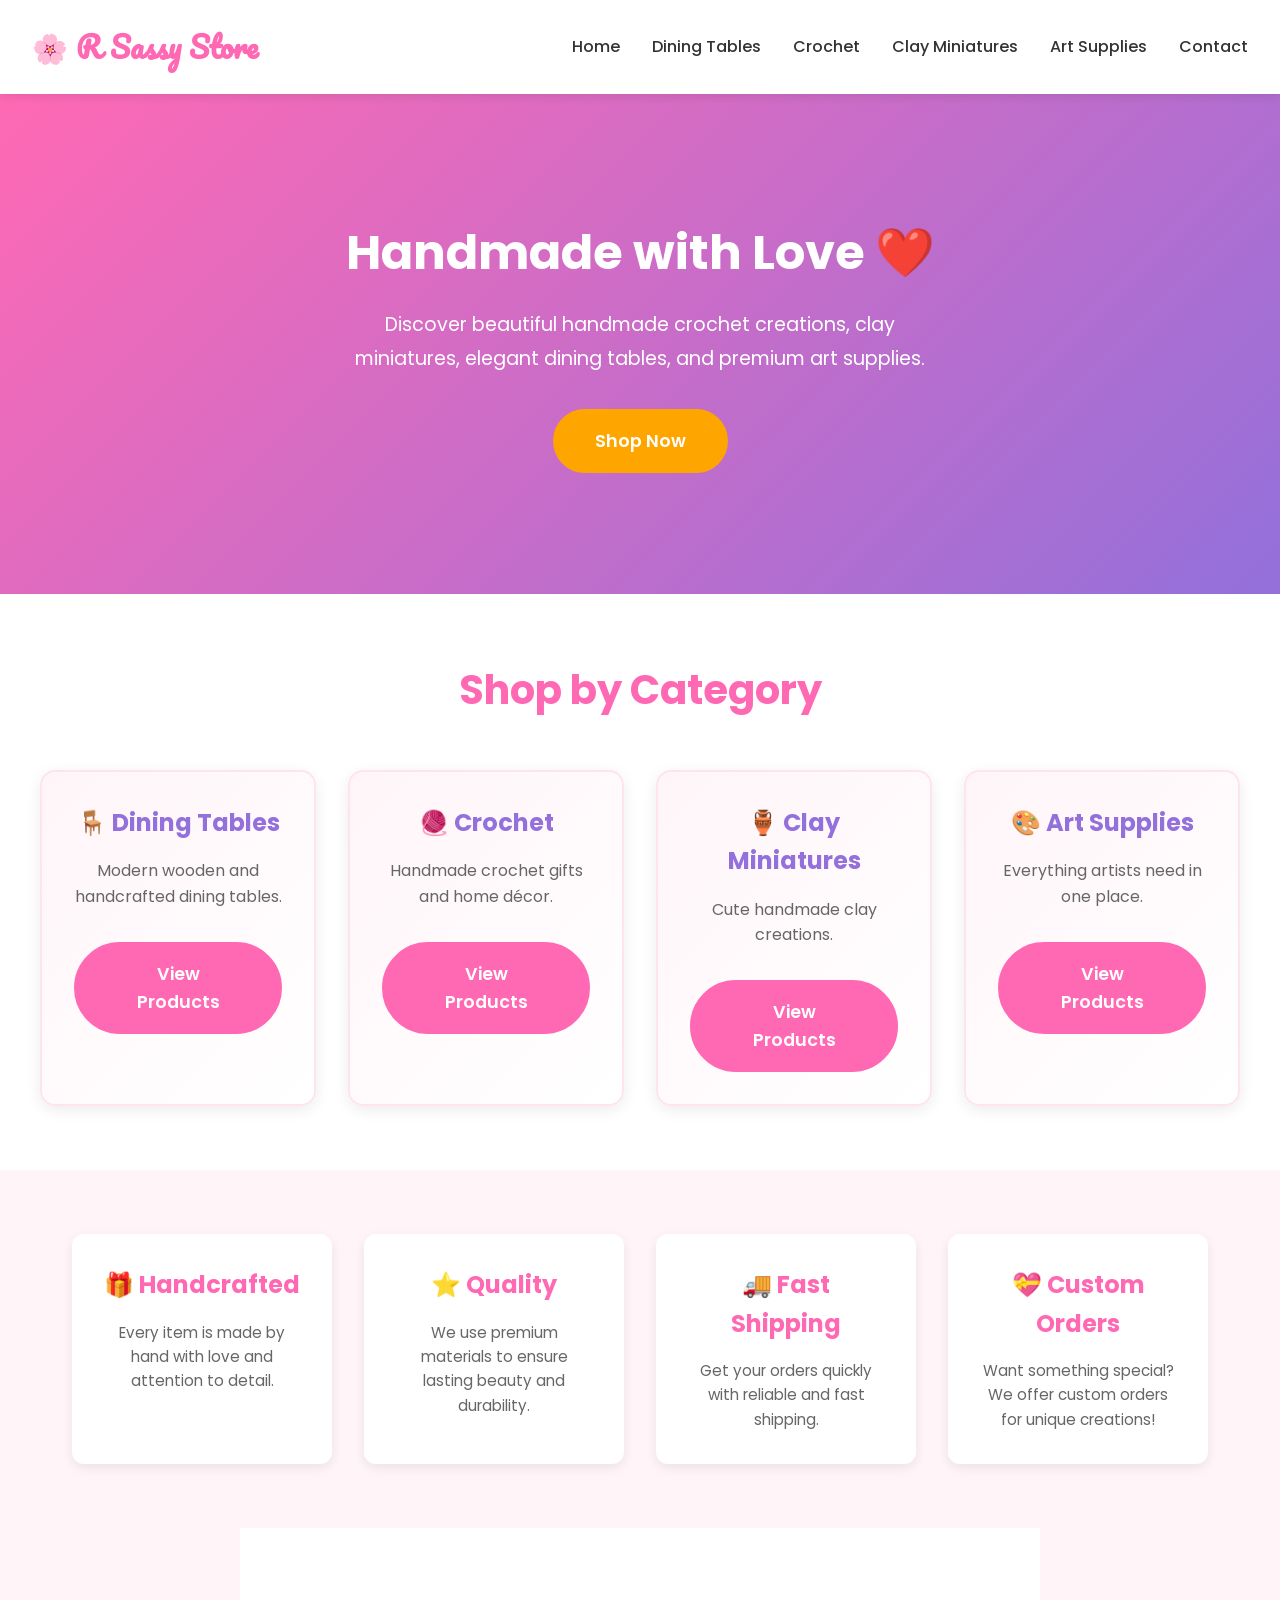
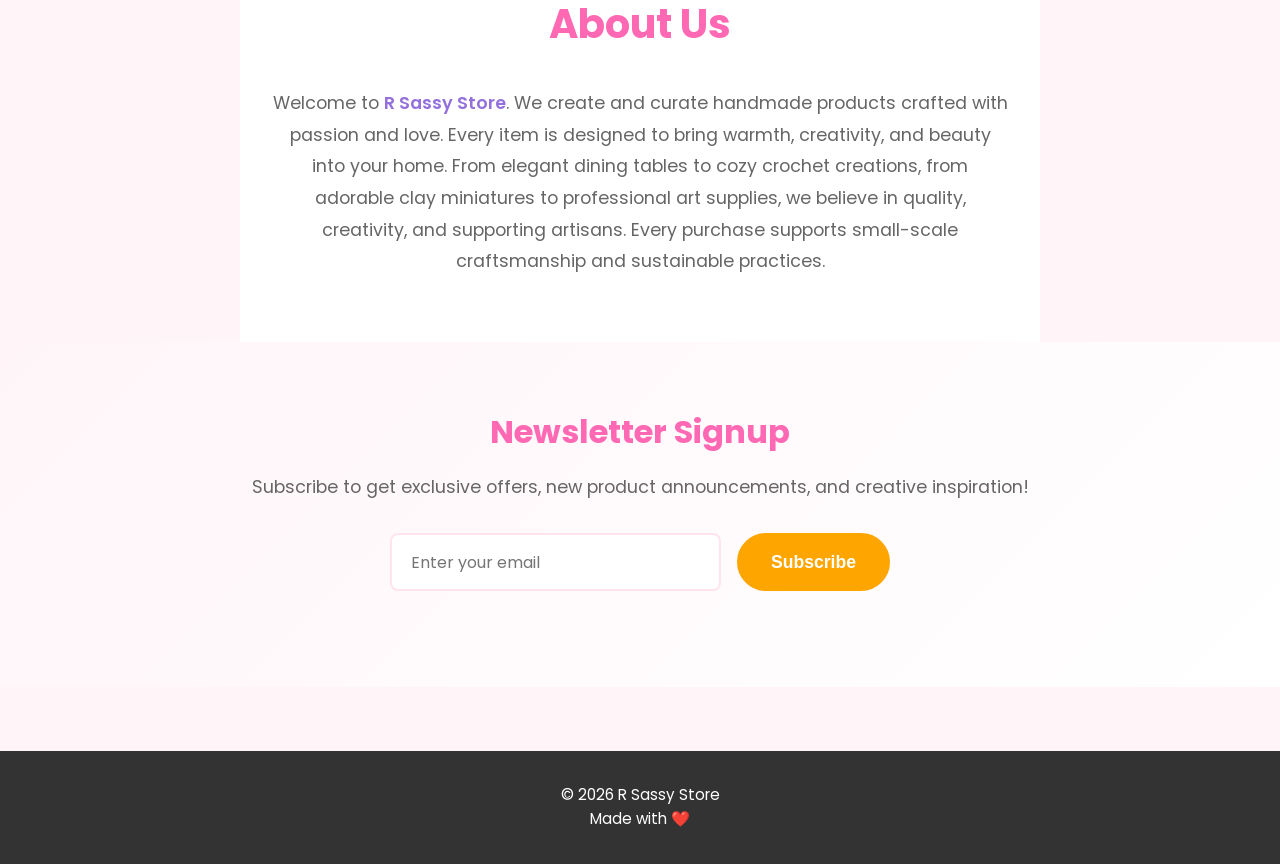
<file: index.html>
<!DOCTYPE html>
<html lang="en">
<head>
    <meta charset="UTF-8">
    <meta name="viewport" content="width=device-width, initial-scale=1.0">
    <title>R Sassy Store</title>

    <link rel="stylesheet" href="style.css">

    <link href="https://fonts.googleapis.com/css2?family=Poppins:wght@300;400;600;700&family=Pacifico&display=swap" rel="stylesheet">
</head>

<body>

<header>

<div class="logo">
🌸 R Sassy Store
</div>

<nav>

<a href="index.html">Home</a>

<a href="dining-tables.html">Dining Tables</a>

<a href="crochet.html">Crochet</a>

<a href="clay-miniatures.html">Clay Miniatures</a>

<a href="art-supplies.html">Art Supplies</a>

<a href="contact.html">Contact</a>

</nav>

</header>

<section class="hero">

<div class="hero-text">

<h1>Handmade with Love ❤️</h1>

<p>
Discover beautiful handmade crochet creations,
clay miniatures, elegant dining tables,
and premium art supplies.
</p>

<a href="#categories" class="btn">
Shop Now
</a>

</div>

</section>

<section class="categories" id="categories">

<h2>Shop by Category</h2>

<div class="cards">

<div class="card">
<h3>🪑 Dining Tables</h3>
<p>Modern wooden and handcrafted dining tables.</p>
<a href="dining-tables.html" class="btn btn-secondary" style="display: inline-block; margin-top: 1rem;">View Products</a>
</div>

<div class="card">
<h3>🧶 Crochet</h3>
<p>Handmade crochet gifts and home décor.</p>
<a href="crochet.html" class="btn btn-secondary" style="display: inline-block; margin-top: 1rem;">View Products</a>
</div>

<div class="card">
<h3>🏺 Clay Miniatures</h3>
<p>Cute handmade clay creations.</p>
<a href="clay-miniatures.html" class="btn btn-secondary" style="display: inline-block; margin-top: 1rem;">View Products</a>
</div>

<div class="card">
<h3>🎨 Art Supplies</h3>
<p>Everything artists need in one place.</p>
<a href="art-supplies.html" class="btn btn-secondary" style="display: inline-block; margin-top: 1rem;">View Products</a>
</div>

</div>

</section>

<section class="features">

<div class="feature-box">
<h3>🎁 Handcrafted</h3>
<p>Every item is made by hand with love and attention to detail.</p>
</div>

<div class="feature-box">
<h3>⭐ Quality</h3>
<p>We use premium materials to ensure lasting beauty and durability.</p>
</div>

<div class="feature-box">
<h3>🚚 Fast Shipping</h3>
<p>Get your orders quickly with reliable and fast shipping.</p>
</div>

<div class="feature-box">
<h3>💝 Custom Orders</h3>
<p>Want something special? We offer custom orders for unique creations!</p>
</div>

</section>

<section class="about">

<h2>About Us</h2>

<p>

Welcome to <strong>R Sassy Store</strong>.

We create and curate handmade products crafted with passion and love. Every item is designed to bring warmth, creativity, and beauty into your home.

From elegant dining tables to cozy crochet creations, from adorable clay miniatures to professional art supplies, 

we believe in quality, creativity, and supporting artisans. 

Every purchase supports small-scale craftsmanship and sustainable practices.

</p>

</section>

<section class="newsletter">

<h2>Newsletter Signup</h2>

<p>Subscribe to get exclusive offers, new product announcements, and creative inspiration!</p>

<form id="newsletterForm" class="newsletter-form">

<input type="email" id="newsletter-email" name="newsletter-email" placeholder="Enter your email" required>

<button type="submit" class="btn">Subscribe</button>

</form>

<p id="newsletter-message"></p>

</section>

<footer>

<p>

© 2026 R Sassy Store

<br>

Made with ❤️

</p>

</footer>

<script src="script.js"></script>

</body>
</html>
</file>
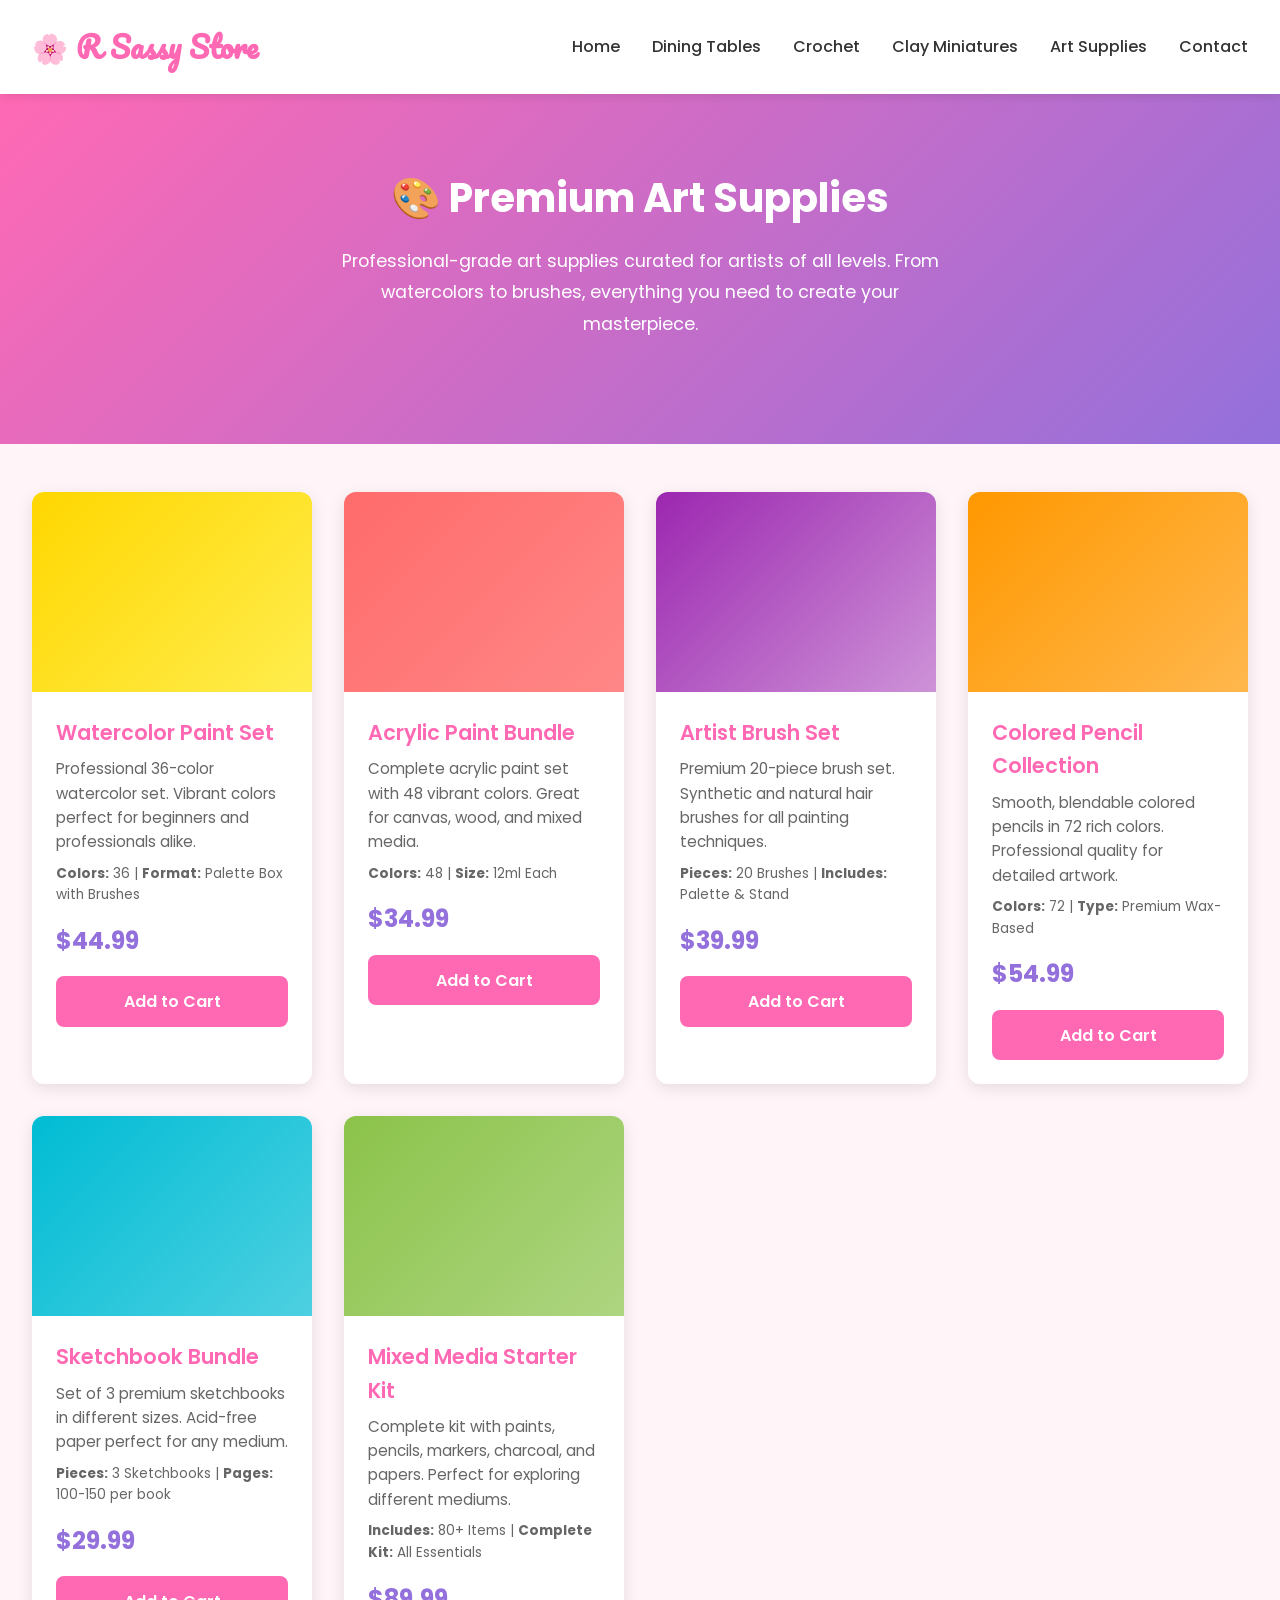
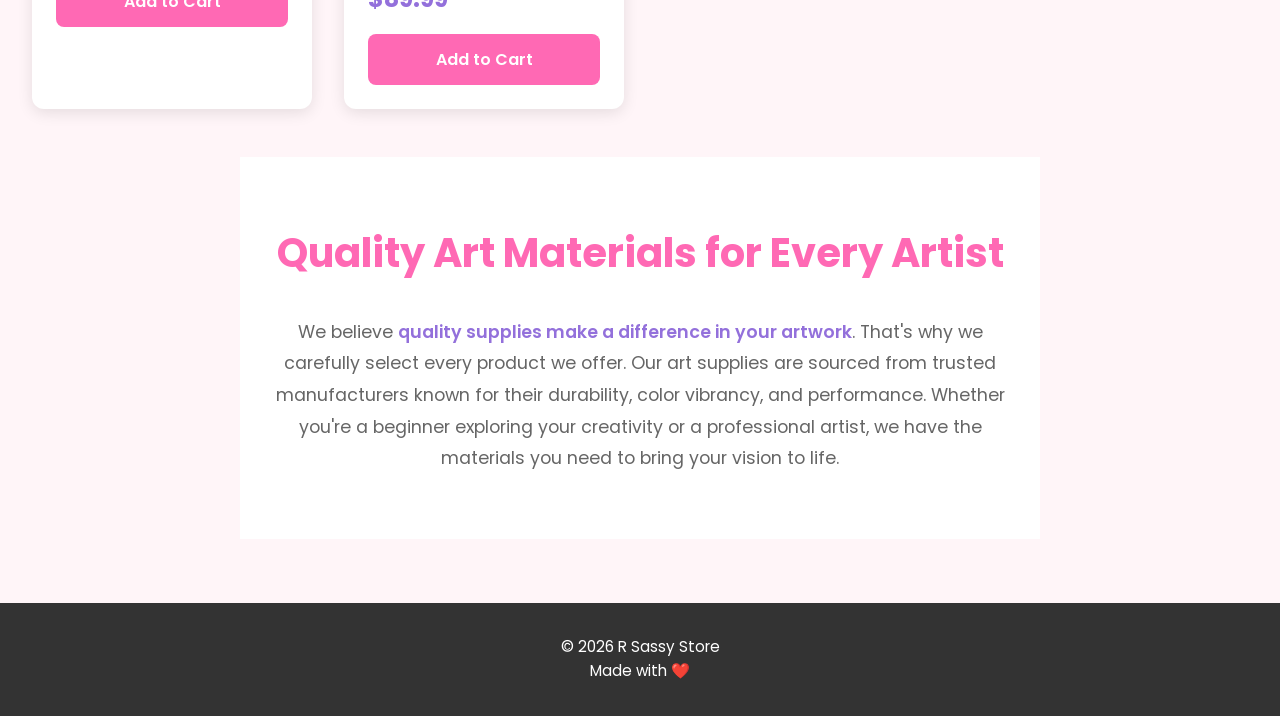
<file: art-supplies.html>
<!DOCTYPE html>
<html lang="en">
<head>
    <meta charset="UTF-8">
    <meta name="viewport" content="width=device-width, initial-scale=1.0">
    <title>Art Supplies - R Sassy Store</title>

    <link rel="stylesheet" href="style.css">

    <link href="https://fonts.googleapis.com/css2?family=Poppins:wght@300;400;600;700&family=Pacifico&display=swap" rel="stylesheet">
</head>

<body>

<header>

<div class="logo">
🌸 R Sassy Store
</div>

<nav>

<a href="index.html">Home</a>

<a href="dining-tables.html">Dining Tables</a>

<a href="crochet.html">Crochet</a>

<a href="clay-miniatures.html">Clay Miniatures</a>

<a href="art-supplies.html">Art Supplies</a>

<a href="#contact">Contact</a>

</nav>

</header>

<section class="hero-product">

<div class="hero-text">

<h1>🎨 Premium Art Supplies</h1>

<p>
Professional-grade art supplies curated for artists of all levels. 
From watercolors to brushes, everything you need to create your masterpiece.
</p>

</div>

</section>

<section class="products">

<div class="product-grid">

<div class="product-card">
<div class="product-image" style="background: linear-gradient(135deg, #ffd700 0%, #ffed4e 100%);"></div>
<h3>Watercolor Paint Set</h3>
<p class="product-description">Professional 36-color watercolor set. Vibrant colors perfect for beginners and professionals alike.</p>
<p class="product-specs"><strong>Colors:</strong> 36 | <strong>Format:</strong> Palette Box with Brushes</p>
<p class="product-price">$44.99</p>
<button class="btn-add-cart" onclick="addToCart('Watercolor Paint Set', 44.99)">Add to Cart</button>
</div>

<div class="product-card">
<div class="product-image" style="background: linear-gradient(135deg, #ff6b6b 0%, #ff8787 100%);"></div>
<h3>Acrylic Paint Bundle</h3>
<p class="product-description">Complete acrylic paint set with 48 vibrant colors. Great for canvas, wood, and mixed media.</p>
<p class="product-specs"><strong>Colors:</strong> 48 | <strong>Size:</strong> 12ml Each</p>
<p class="product-price">$34.99</p>
<button class="btn-add-cart" onclick="addToCart('Acrylic Paint Bundle', 34.99)">Add to Cart</button>
</div>

<div class="product-card">
<div class="product-image" style="background: linear-gradient(135deg, #9c27b0 0%, #ce93d8 100%);"></div>
<h3>Artist Brush Set</h3>
<p class="product-description">Premium 20-piece brush set. Synthetic and natural hair brushes for all painting techniques.</p>
<p class="product-specs"><strong>Pieces:</strong> 20 Brushes | <strong>Includes:</strong> Palette & Stand</p>
<p class="product-price">$39.99</p>
<button class="btn-add-cart" onclick="addToCart('Artist Brush Set', 39.99)">Add to Cart</button>
</div>

<div class="product-card">
<div class="product-image" style="background: linear-gradient(135deg, #ff9800 0%, #ffb74d 100%);"></div>
<h3>Colored Pencil Collection</h3>
<p class="product-description">Smooth, blendable colored pencils in 72 rich colors. Professional quality for detailed artwork.</p>
<p class="product-specs"><strong>Colors:</strong> 72 | <strong>Type:</strong> Premium Wax-Based</p>
<p class="product-price">$54.99</p>
<button class="btn-add-cart" onclick="addToCart('Colored Pencil Collection', 54.99)">Add to Cart</button>
</div>

<div class="product-card">
<div class="product-image" style="background: linear-gradient(135deg, #00bcd4 0%, #4dd0e1 100%);"></div>
<h3>Sketchbook Bundle</h3>
<p class="product-description">Set of 3 premium sketchbooks in different sizes. Acid-free paper perfect for any medium.</p>
<p class="product-specs"><strong>Pieces:</strong> 3 Sketchbooks | <strong>Pages:</strong> 100-150 per book</p>
<p class="product-price">$29.99</p>
<button class="btn-add-cart" onclick="addToCart('Sketchbook Bundle', 29.99)">Add to Cart</button>
</div>

<div class="product-card">
<div class="product-image" style="background: linear-gradient(135deg, #8bc34a 0%, #aed581 100%);"></div>
<h3>Mixed Media Starter Kit</h3>
<p class="product-description">Complete kit with paints, pencils, markers, charcoal, and papers. Perfect for exploring different mediums.</p>
<p class="product-specs"><strong>Includes:</strong> 80+ Items | <strong>Complete Kit:</strong> All Essentials</p>
<p class="product-price">$89.99</p>
<button class="btn-add-cart" onclick="addToCart('Mixed Media Starter Kit', 89.99)">Add to Cart</button>
</div>

</div>

</section>

<section class="about">

<h2>Quality Art Materials for Every Artist</h2>

<p>

We believe <strong>quality supplies make a difference in your artwork</strong>. 

That's why we carefully select every product we offer. Our art supplies are sourced from trusted manufacturers 

known for their durability, color vibrancy, and performance. Whether you're a beginner exploring your creativity 

or a professional artist, we have the materials you need to bring your vision to life.

</p>

</section>

<footer>

<p>

© 2026 R Sassy Store

<br>

Made with ❤️

</p>

</footer>

<script src="script.js"></script>

</body>
</html>
</file>
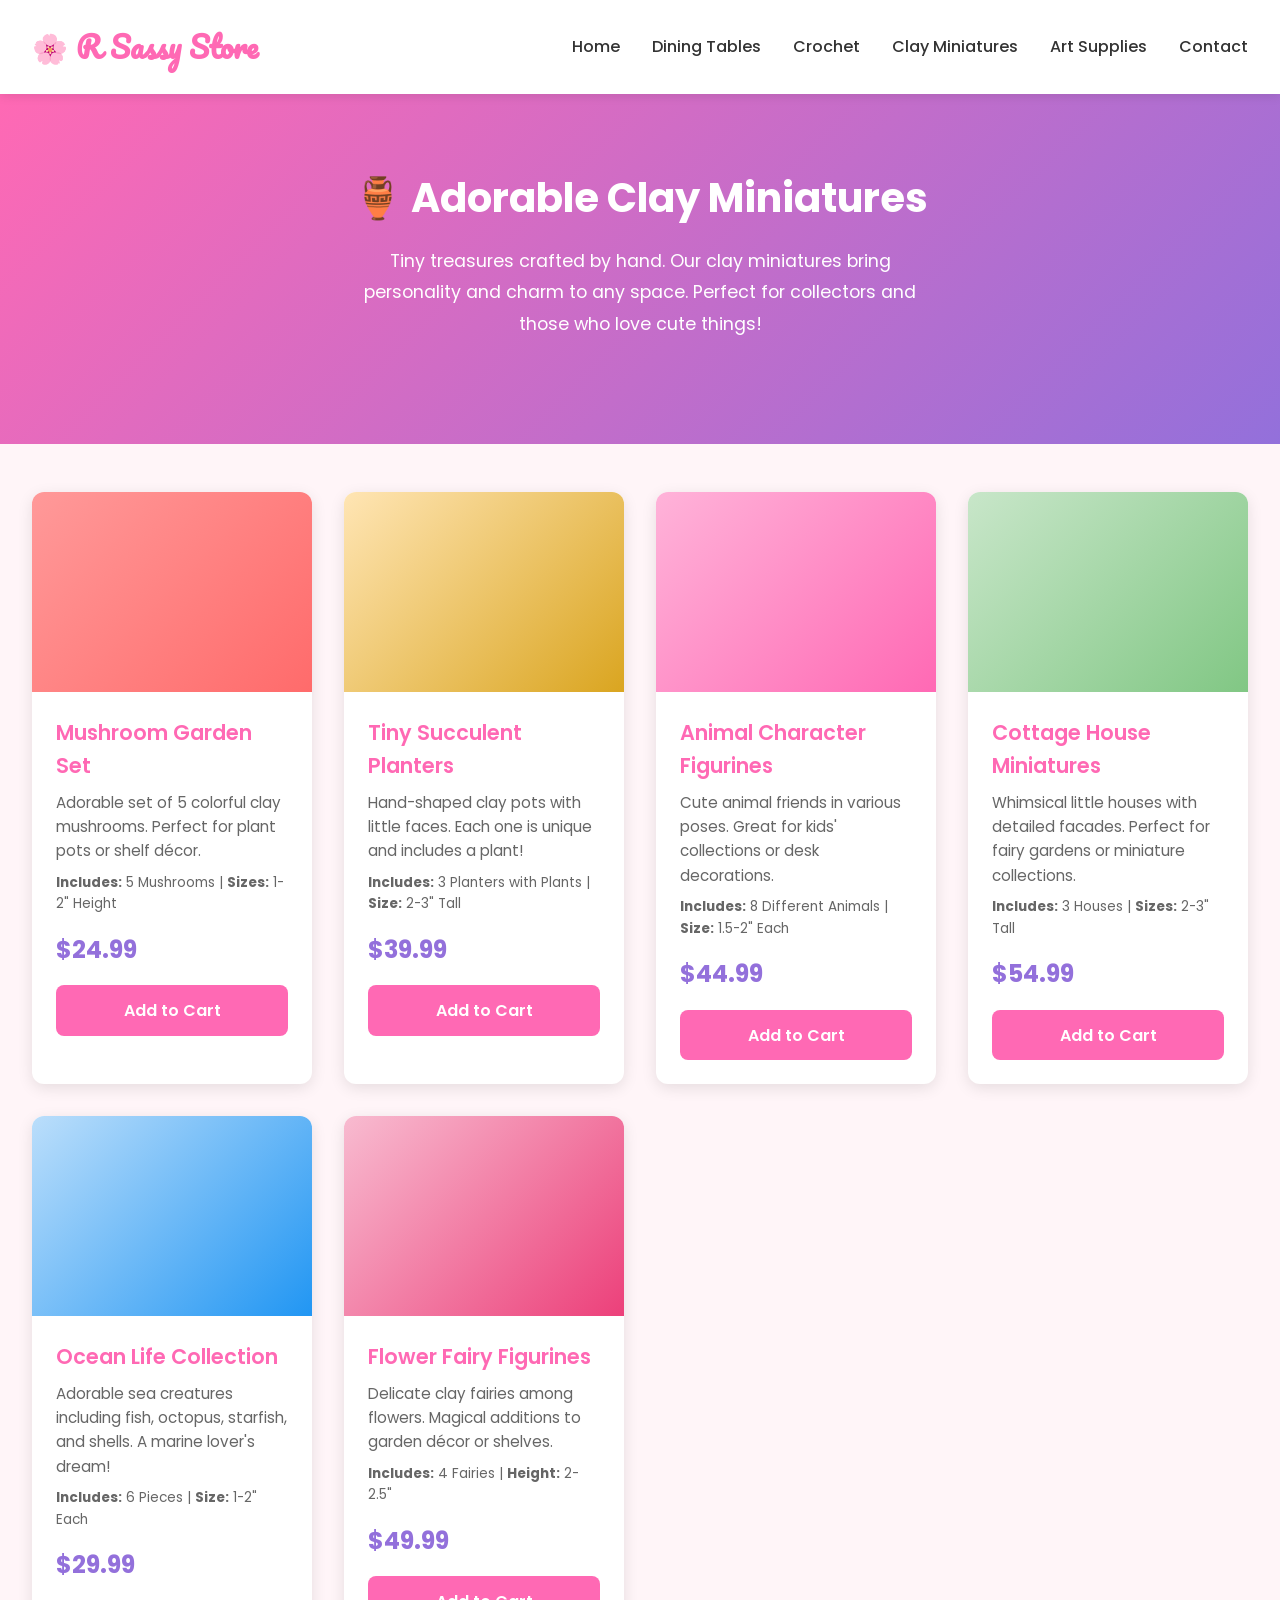
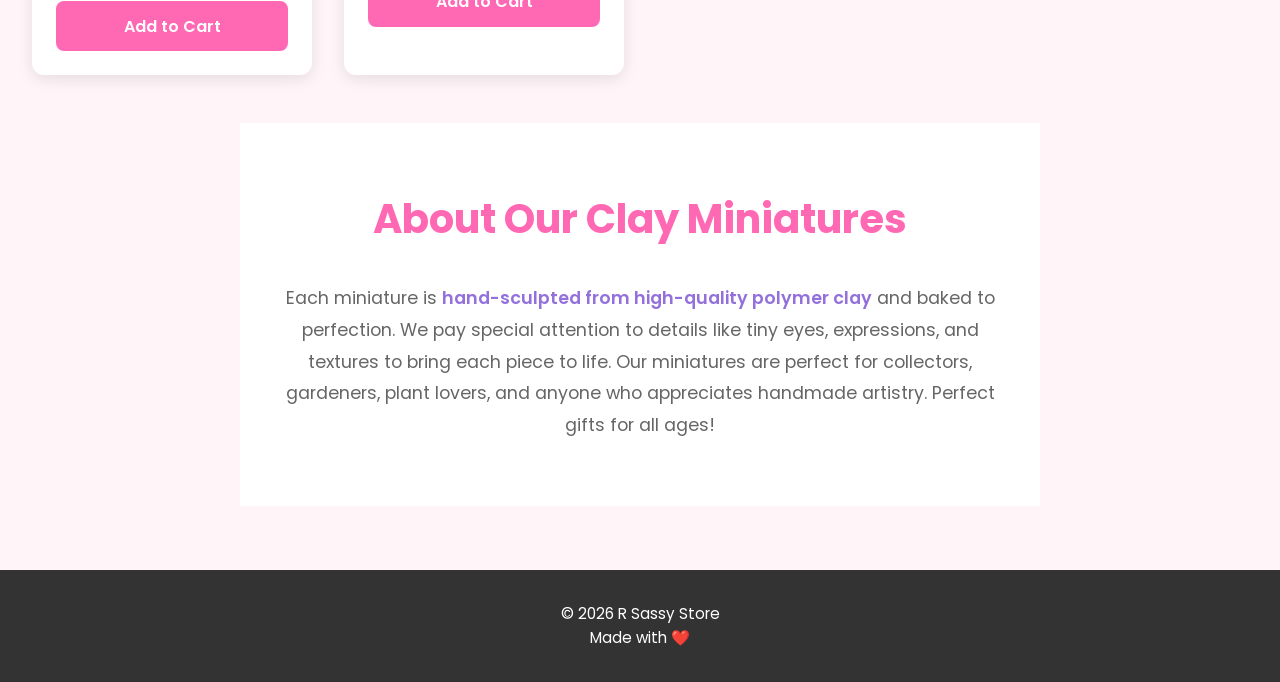
<file: clay-miniatures.html>
<!DOCTYPE html>
<html lang="en">
<head>
    <meta charset="UTF-8">
    <meta name="viewport" content="width=device-width, initial-scale=1.0">
    <title>Clay Miniatures - R Sassy Store</title>

    <link rel="stylesheet" href="style.css">

    <link href="https://fonts.googleapis.com/css2?family=Poppins:wght@300;400;600;700&family=Pacifico&display=swap" rel="stylesheet">
</head>

<body>

<header>

<div class="logo">
🌸 R Sassy Store
</div>

<nav>

<a href="index.html">Home</a>

<a href="dining-tables.html">Dining Tables</a>

<a href="crochet.html">Crochet</a>

<a href="clay-miniatures.html">Clay Miniatures</a>

<a href="art-supplies.html">Art Supplies</a>

<a href="#contact">Contact</a>

</nav>

</header>

<section class="hero-product">

<div class="hero-text">

<h1>🏺 Adorable Clay Miniatures</h1>

<p>
Tiny treasures crafted by hand. Our clay miniatures bring personality and charm 
to any space. Perfect for collectors and those who love cute things!
</p>

</div>

</section>

<section class="products">

<div class="product-grid">

<div class="product-card">
<div class="product-image" style="background: linear-gradient(135deg, #ff9999 0%, #ff6b6b 100%);"></div>
<h3>Mushroom Garden Set</h3>
<p class="product-description">Adorable set of 5 colorful clay mushrooms. Perfect for plant pots or shelf décor.</p>
<p class="product-specs"><strong>Includes:</strong> 5 Mushrooms | <strong>Sizes:</strong> 1-2" Height</p>
<p class="product-price">$24.99</p>
<button class="btn-add-cart" onclick="addToCart('Mushroom Garden Set', 24.99)">Add to Cart</button>
</div>

<div class="product-card">
<div class="product-image" style="background: linear-gradient(135deg, #ffe5b4 0%, #daa520 100%);"></div>
<h3>Tiny Succulent Planters</h3>
<p class="product-description">Hand-shaped clay pots with little faces. Each one is unique and includes a plant!</p>
<p class="product-specs"><strong>Includes:</strong> 3 Planters with Plants | <strong>Size:</strong> 2-3" Tall</p>
<p class="product-price">$39.99</p>
<button class="btn-add-cart" onclick="addToCart('Tiny Succulent Planters', 39.99)">Add to Cart</button>
</div>

<div class="product-card">
<div class="product-image" style="background: linear-gradient(135deg, #ffb3d9 0%, #ff69b4 100%);"></div>
<h3>Animal Character Figurines</h3>
<p class="product-description">Cute animal friends in various poses. Great for kids' collections or desk decorations.</p>
<p class="product-specs"><strong>Includes:</strong> 8 Different Animals | <strong>Size:</strong> 1.5-2" Each</p>
<p class="product-price">$44.99</p>
<button class="btn-add-cart" onclick="addToCart('Animal Character Figurines', 44.99)">Add to Cart</button>
</div>

<div class="product-card">
<div class="product-image" style="background: linear-gradient(135deg, #c8e6c9 0%, #81c784 100%);"></div>
<h3>Cottage House Miniatures</h3>
<p class="product-description">Whimsical little houses with detailed facades. Perfect for fairy gardens or miniature collections.</p>
<p class="product-specs"><strong>Includes:</strong> 3 Houses | <strong>Sizes:</strong> 2-3" Tall</p>
<p class="product-price">$54.99</p>
<button class="btn-add-cart" onclick="addToCart('Cottage House Miniatures', 54.99)">Add to Cart</button>
</div>

<div class="product-card">
<div class="product-image" style="background: linear-gradient(135deg, #bbdefb 0%, #2196f3 100%);"></div>
<h3>Ocean Life Collection</h3>
<p class="product-description">Adorable sea creatures including fish, octopus, starfish, and shells. A marine lover's dream!</p>
<p class="product-specs"><strong>Includes:</strong> 6 Pieces | <strong>Size:</strong> 1-2" Each</p>
<p class="product-price">$29.99</p>
<button class="btn-add-cart" onclick="addToCart('Ocean Life Collection', 29.99)">Add to Cart</button>
</div>

<div class="product-card">
<div class="product-image" style="background: linear-gradient(135deg, #f8bbd0 0%, #ec407a 100%);"></div>
<h3>Flower Fairy Figurines</h3>
<p class="product-description">Delicate clay fairies among flowers. Magical additions to garden décor or shelves.</p>
<p class="product-specs"><strong>Includes:</strong> 4 Fairies | <strong>Height:</strong> 2-2.5"</p>
<p class="product-price">$49.99</p>
<button class="btn-add-cart" onclick="addToCart('Flower Fairy Figurines', 49.99)">Add to Cart</button>
</div>

</div>

</section>

<section class="about">

<h2>About Our Clay Miniatures</h2>

<p>

Each miniature is <strong>hand-sculpted from high-quality polymer clay</strong> and baked to perfection. 

We pay special attention to details like tiny eyes, expressions, and textures to bring each piece to life. 

Our miniatures are perfect for collectors, gardeners, plant lovers, and anyone who appreciates handmade artistry.

Perfect gifts for all ages!

</p>

</section>

<footer>

<p>

© 2026 R Sassy Store

<br>

Made with ❤️

</p>

</footer>

<script src="script.js"></script>

</body>
</html>
</file>
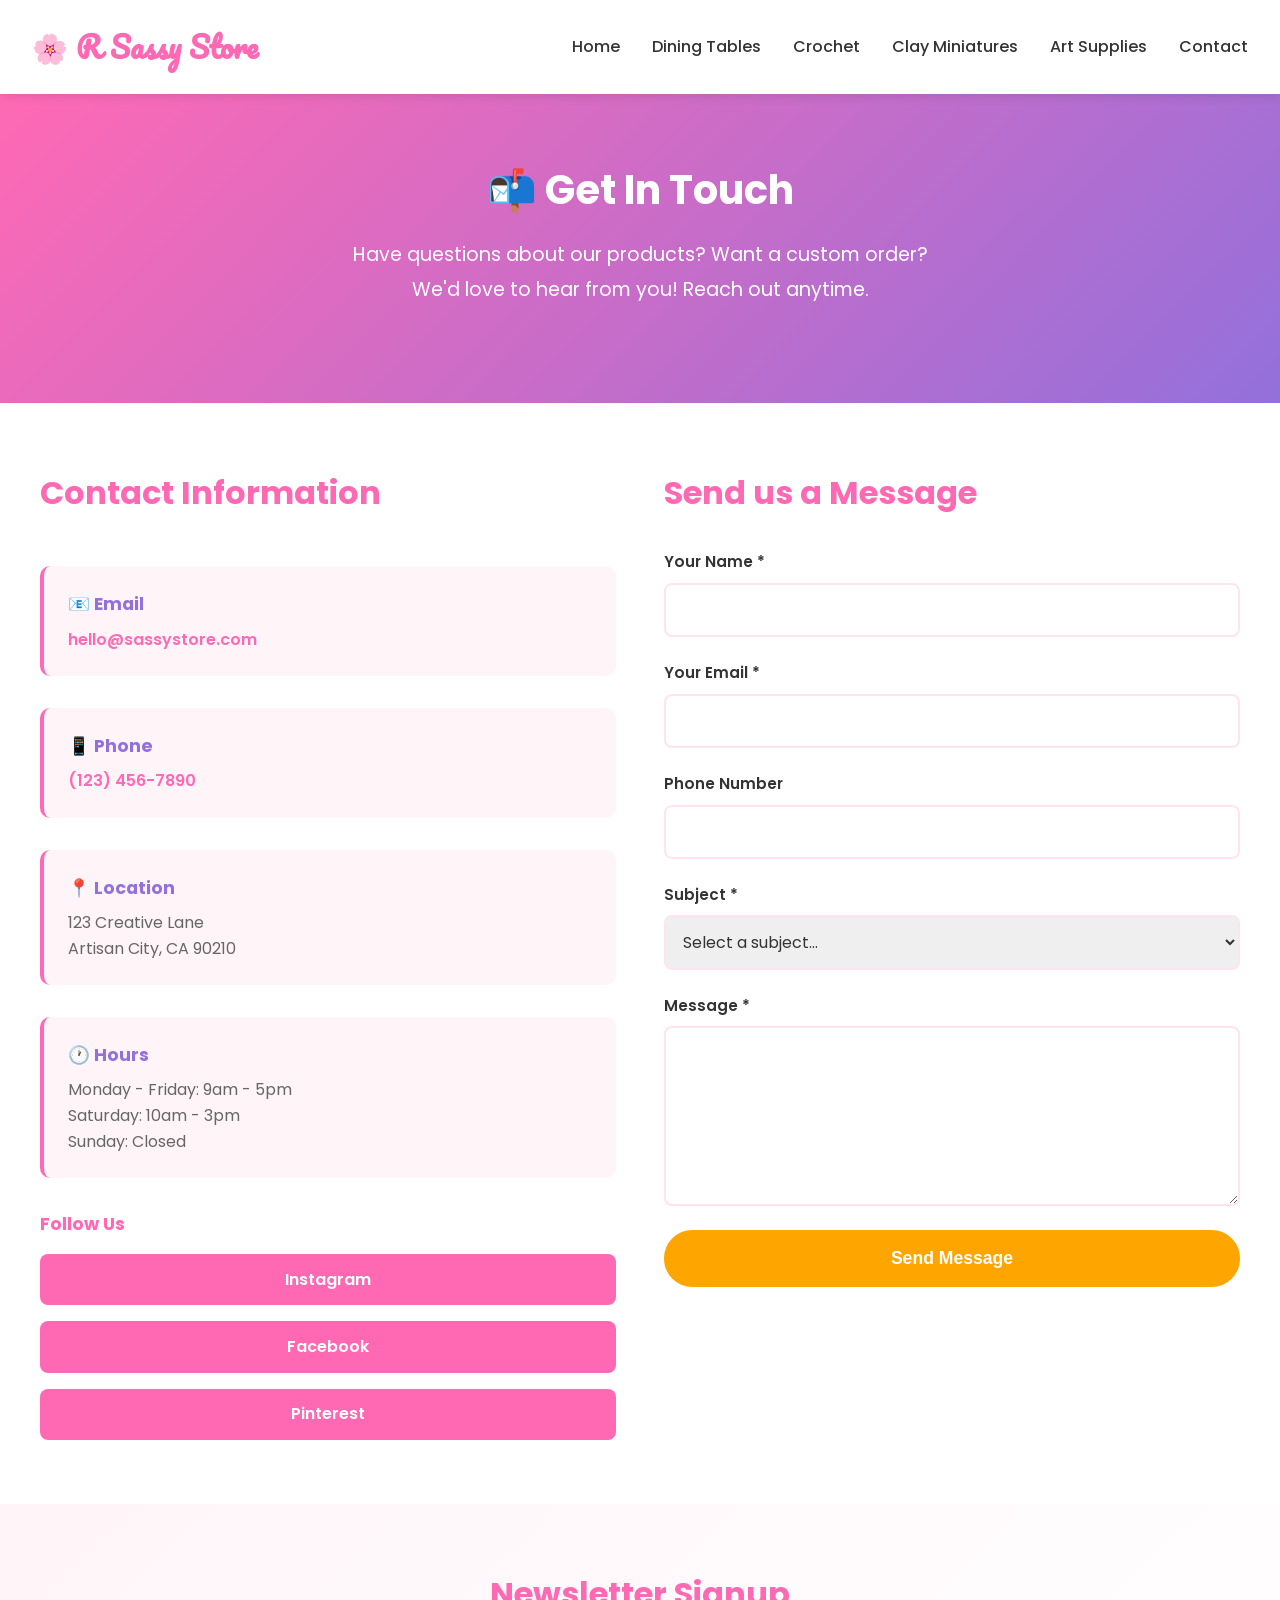
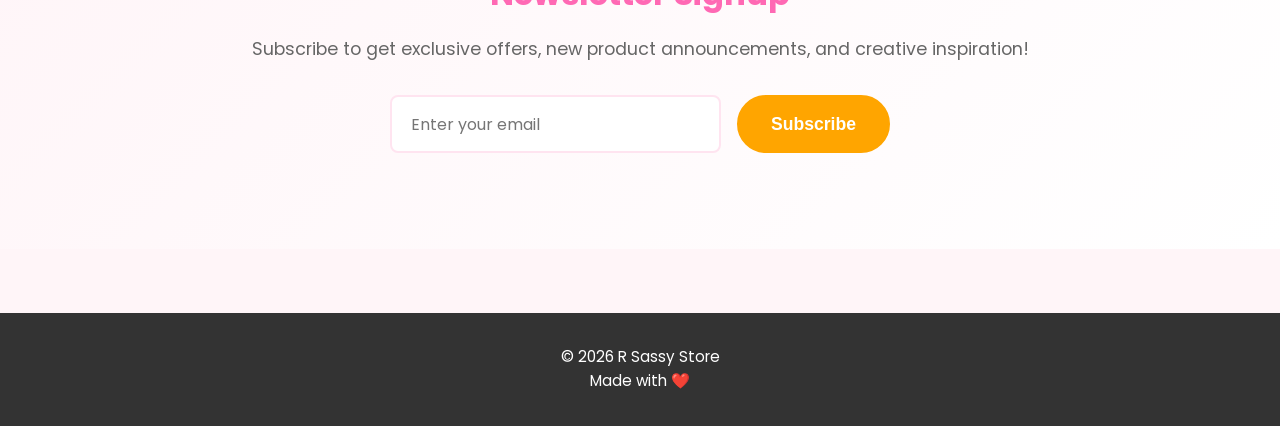
<file: contact.html>
<!DOCTYPE html>
<html lang="en">
<head>
    <meta charset="UTF-8">
    <meta name="viewport" content="width=device-width, initial-scale=1.0">
    <title>Contact Us - R Sassy Store</title>

    <link rel="stylesheet" href="style.css">

    <link href="https://fonts.googleapis.com/css2?family=Poppins:wght@300;400;600;700&family=Pacifico&display=swap" rel="stylesheet">
</head>

<body>

<header>

<div class="logo">
🌸 R Sassy Store
</div>

<nav>

<a href="index.html">Home</a>

<a href="dining-tables.html">Dining Tables</a>

<a href="crochet.html">Crochet</a>

<a href="clay-miniatures.html">Clay Miniatures</a>

<a href="art-supplies.html">Art Supplies</a>

<a href="contact.html">Contact</a>

</nav>

</header>

<section class="contact-hero">

<div class="hero-text">

<h1>📬 Get In Touch</h1>

<p>
Have questions about our products? Want a custom order? 
We'd love to hear from you! Reach out anytime.
</p>

</div>

</section>

<section class="contact-section">

<div class="contact-container">

<div class="contact-info">

<h2>Contact Information</h2>

<div class="info-item">
<h3>📧 Email</h3>
<p><a href="mailto:hello@sassystore.com">hello@sassystore.com</a></p>
</div>

<div class="info-item">
<h3>📱 Phone</h3>
<p><a href="tel:+1234567890">(123) 456-7890</a></p>
</div>

<div class="info-item">
<h3>📍 Location</h3>
<p>123 Creative Lane<br>Artisan City, CA 90210</p>
</div>

<div class="info-item">
<h3>🕐 Hours</h3>
<p>Monday - Friday: 9am - 5pm<br>Saturday: 10am - 3pm<br>Sunday: Closed</p>
</div>

<div class="social-links">
<h3>Follow Us</h3>
<a href="#" class="social-btn">Instagram</a>
<a href="#" class="social-btn">Facebook</a>
<a href="#" class="social-btn">Pinterest</a>
</div>

</div>

<div class="contact-form-wrapper">

<h2>Send us a Message</h2>

<form id="contactForm" class="contact-form">

<div class="form-group">
<label for="name">Your Name *</label>
<input type="text" id="name" name="name" required>
</div>

<div class="form-group">
<label for="email">Your Email *</label>
<input type="email" id="email" name="email" required>
</div>

<div class="form-group">
<label for="phone">Phone Number</label>
<input type="tel" id="phone" name="phone">
</div>

<div class="form-group">
<label for="subject">Subject *</label>
<select id="subject" name="subject" required>
<option value="">Select a subject...</option>
<option value="product-inquiry">Product Inquiry</option>
<option value="custom-order">Custom Order</option>
<option value="wholesale">Wholesale</option>
<option value="feedback">Feedback</option>
<option value="other">Other</option>
</select>
</div>

<div class="form-group">
<label for="message">Message *</label>
<textarea id="message" name="message" rows="6" required></textarea>
</div>

<button type="submit" class="btn">Send Message</button>

</form>

</div>

</div>

</section>

<section class="newsletter">

<h2>Newsletter Signup</h2>

<p>Subscribe to get exclusive offers, new product announcements, and creative inspiration!</p>

<form id="newsletterForm" class="newsletter-form">

<input type="email" id="newsletter-email" name="newsletter-email" placeholder="Enter your email" required>

<button type="submit" class="btn">Subscribe</button>

</form>

<p id="newsletter-message"></p>

</section>

<footer>

<p>

© 2026 R Sassy Store

<br>

Made with ❤️

</p>

</footer>

<script src="script.js"></script>

</body>
</html>
</file>
<file: style.css>
/* ============================================
   R SASSY STORE - MAIN STYLESHEET
   ============================================ */

* {
  margin: 0;
  padding: 0;
  box-sizing: border-box;
}

:root {
  /* Color Palette */
  --primary-color: #ff69b4;      /* Hot Pink */
  --secondary-color: #9370db;    /* Medium Purple */
  --accent-color: #ffa500;       /* Orange */
  --light-bg: #fff5f8;           /* Light Pink Background */
  --dark-text: #333333;          /* Dark Gray */
  --light-text: #666666;         /* Medium Gray */
  --white: #ffffff;              /* White */
  --border-color: #ffe4f0;       /* Light Pink Border */
}

body {
  font-family: 'Poppins', sans-serif;
  line-height: 1.6;
  color: var(--dark-text);
  background-color: var(--light-bg);
}

/* ============================================
   HEADER & NAVIGATION
   ============================================ */

header {
  display: flex;
  justify-content: space-between;
  align-items: center;
  padding: 1.5rem 2rem;
  background-color: var(--white);
  box-shadow: 0 2px 10px rgba(0, 0, 0, 0.1);
  position: sticky;
  top: 0;
  z-index: 100;
}

.logo {
  font-family: 'Pacifico', cursive;
  font-size: 1.8rem;
  color: var(--primary-color);
  font-weight: 700;
}

nav {
  display: flex;
  gap: 2rem;
}

nav a {
  text-decoration: none;
  color: var(--dark-text);
  font-weight: 500;
  font-size: 1rem;
  transition: color 0.3s ease;
}

nav a:hover {
  color: var(--primary-color);
  text-decoration: underline;
}

/* ============================================
   HERO SECTION
   ============================================ */

.hero {
  background: linear-gradient(135deg, #ff69b4 0%, #9370db 100%);
  padding: 6rem 2rem;
  text-align: center;
  color: var(--white);
  min-height: 500px;
  display: flex;
  align-items: center;
  justify-content: center;
}

.hero-text h1 {
  font-size: 3rem;
  margin-bottom: 1rem;
  font-weight: 700;
}

.hero-text p {
  font-size: 1.2rem;
  margin-bottom: 2rem;
  max-width: 600px;
  margin-left: auto;
  margin-right: auto;
  line-height: 1.8;
}

.btn {
  display: inline-block;
  background-color: var(--accent-color);
  color: var(--white);
  padding: 1rem 2.5rem;
  text-decoration: none;
  border-radius: 50px;
  font-weight: 600;
  font-size: 1.1rem;
  transition: all 0.3s ease;
  border: 2px solid var(--accent-color);
  cursor: pointer;
}

.btn:hover {
  background-color: transparent;
  color: var(--accent-color);
  transform: scale(1.05);
}

.btn-secondary {
  background-color: var(--primary-color) !important;
  border-color: var(--primary-color) !important;
  color: var(--white) !important;
}

.btn-secondary:hover {
  background-color: var(--secondary-color) !important;
  border-color: var(--secondary-color) !important;
  color: var(--white) !important;
}

/* ============================================
   CATEGORIES SECTION
   ============================================ */

.categories {
  padding: 4rem 2rem;
  text-align: center;
  background-color: var(--white);
}

.categories h2 {
  font-size: 2.5rem;
  margin-bottom: 3rem;
  color: var(--primary-color);
  font-weight: 700;
}

.cards {
  display: grid;
  grid-template-columns: repeat(auto-fit, minmax(250px, 1fr));
  gap: 2rem;
  max-width: 1200px;
  margin: 0 auto;
}

.card {
  background: linear-gradient(135deg, var(--light-bg), var(--white));
  padding: 2rem;
  border-radius: 15px;
  border: 2px solid var(--border-color);
  transition: all 0.3s ease;
  box-shadow: 0 4px 15px rgba(0, 0, 0, 0.08);
}

.card:hover {
  transform: translateY(-10px);
  box-shadow: 0 8px 25px rgba(0, 0, 0, 0.15);
  border-color: var(--primary-color);
}

.card h3 {
  font-size: 1.5rem;
  margin-bottom: 1rem;
  color: var(--secondary-color);
}

.card p {
  color: var(--light-text);
  font-size: 1rem;
  margin-bottom: 1rem;
}

/* ============================================
   FEATURES SECTION
   ============================================ */

.features {
  padding: 4rem 2rem;
  background-color: var(--light-bg);
  display: grid;
  grid-template-columns: repeat(auto-fit, minmax(250px, 1fr));
  gap: 2rem;
  max-width: 1200px;
  margin: 0 auto;
}

.feature-box {
  background-color: var(--white);
  padding: 2rem;
  border-radius: 12px;
  text-align: center;
  box-shadow: 0 4px 12px rgba(0, 0, 0, 0.08);
  transition: all 0.3s ease;
}

.feature-box:hover {
  transform: translateY(-5px);
  box-shadow: 0 6px 20px rgba(0, 0, 0, 0.12);
}

.feature-box h3 {
  font-size: 1.5rem;
  color: var(--primary-color);
  margin-bottom: 1rem;
}

.feature-box p {
  color: var(--light-text);
  font-size: 0.95rem;
}

/* ============================================
   ABOUT SECTION
   ============================================ */

.about {
  padding: 4rem 2rem;
  background-color: var(--white);
  text-align: center;
  max-width: 800px;
  margin: 0 auto;
}

.about h2 {
  font-size: 2.5rem;
  margin-bottom: 2rem;
  color: var(--primary-color);
  font-weight: 700;
}

.about p {
  font-size: 1.1rem;
  color: var(--light-text);
  line-height: 1.8;
}

.about strong {
  color: var(--secondary-color);
  font-weight: 600;
}

/* ============================================
   NEWSLETTER SECTION
   ============================================ */

.newsletter {
  padding: 4rem 2rem;
  background: linear-gradient(135deg, var(--light-bg), var(--white));
  text-align: center;
}

.newsletter h2 {
  color: var(--primary-color);
  font-size: 2rem;
  margin-bottom: 1rem;
}

.newsletter p {
  color: var(--light-text);
  font-size: 1.1rem;
  margin-bottom: 2rem;
}

.newsletter-form {
  display: flex;
  gap: 1rem;
  max-width: 500px;
  margin: 0 auto 1rem;
  flex-wrap: wrap;
  justify-content: center;
}

.newsletter-form input {
  flex: 1;
  min-width: 250px;
  padding: 0.9rem 1.2rem;
  border: 2px solid var(--border-color);
  border-radius: 8px;
  font-family: 'Poppins', sans-serif;
  font-size: 1rem;
  transition: border-color 0.3s ease;
}

.newsletter-form input:focus {
  outline: none;
  border-color: var(--primary-color);
}

.newsletter-form button {
  padding: 0.9rem 2rem;
  white-space: nowrap;
}

#newsletter-message {
  color: var(--secondary-color);
  font-weight: 600;
  margin-top: 1rem;
}

/* ============================================
   PRODUCT PAGE STYLES
   ============================================ */

.products {
  padding: 3rem 2rem;
  background-color: var(--light-bg);
}

.product-grid {
  display: grid;
  grid-template-columns: repeat(auto-fit, minmax(280px, 1fr));
  gap: 2rem;
  max-width: 1400px;
  margin: 0 auto;
}

.product-card {
  background: var(--white);
  border-radius: 12px;
  overflow: hidden;
  box-shadow: 0 4px 15px rgba(0, 0, 0, 0.1);
  transition: all 0.3s ease;
  display: flex;
  flex-direction: column;
}

.product-card:hover {
  transform: translateY(-8px);
  box-shadow: 0 8px 30px rgba(0, 0, 0, 0.15);
}

.product-image {
  width: 100%;
  height: 200px;
  background-color: #f0f0f0;
  display: flex;
  align-items: center;
  justify-content: center;
  font-size: 3rem;
  transition: transform 0.3s ease;
}

.product-card:hover .product-image {
  transform: scale(1.05);
}

.product-card h3 {
  padding: 1.5rem 1.5rem 0.5rem;
  color: var(--primary-color);
  font-size: 1.3rem;
  font-weight: 600;
}

.product-description {
  padding: 0 1.5rem;
  color: var(--light-text);
  font-size: 0.95rem;
  margin-bottom: 0.5rem;
}

.product-specs {
  padding: 0 1.5rem;
  color: var(--light-text);
  font-size: 0.85rem;
  margin-bottom: 1rem;
}

.product-price {
  padding: 0 1.5rem;
  font-size: 1.5rem;
  color: var(--secondary-color);
  font-weight: 700;
  margin-bottom: 1rem;
}

.btn-add-cart {
  margin: 0 1.5rem 1.5rem;
  background-color: var(--primary-color);
  color: var(--white);
  padding: 0.8rem 1.5rem;
  border: none;
  border-radius: 8px;
  font-weight: 600;
  cursor: pointer;
  transition: all 0.3s ease;
  font-family: 'Poppins', sans-serif;
  font-size: 1rem;
}

.btn-add-cart:hover {
  background-color: var(--secondary-color);
  transform: scale(1.05);
}

.btn-add-cart:active {
  transform: scale(0.95);
}

/* Hero Product Section */
.hero-product {
  background: linear-gradient(135deg, #ff69b4 0%, #9370db 100%);
  padding: 4rem 2rem;
  text-align: center;
  color: var(--white);
  min-height: 350px;
  display: flex;
  align-items: center;
  justify-content: center;
}

.hero-product .hero-text h1 {
  font-size: 2.5rem;
  margin-bottom: 1rem;
}

.hero-product .hero-text p {
  font-size: 1.1rem;
  max-width: 600px;
  margin-left: auto;
  margin-right: auto;
}

/* ============================================
   CONTACT PAGE STYLES
   ============================================ */

.contact-hero {
  background: linear-gradient(135deg, #ff69b4 0%, #9370db 100%);
  padding: 4rem 2rem;
  text-align: center;
  color: var(--white);
  min-height: 300px;
  display: flex;
  align-items: center;
  justify-content: center;
}

.contact-hero .hero-text h1 {
  font-size: 2.5rem;
  margin-bottom: 1rem;
}

.contact-section {
  padding: 4rem 2rem;
  background-color: var(--white);
}

.contact-container {
  display: grid;
  grid-template-columns: 1fr 1fr;
  gap: 3rem;
  max-width: 1200px;
  margin: 0 auto;
}

.contact-info {
  display: flex;
  flex-direction: column;
  gap: 2rem;
}

.contact-info h2 {
  color: var(--primary-color);
  font-size: 2rem;
  margin-bottom: 1rem;
}

.info-item {
  background-color: var(--light-bg);
  padding: 1.5rem;
  border-radius: 10px;
  border-left: 4px solid var(--primary-color);
}

.info-item h3 {
  color: var(--secondary-color);
  margin-bottom: 0.5rem;
  font-size: 1.1rem;
}

.info-item p {
  color: var(--light-text);
  line-height: 1.6;
}

.info-item a {
  color: var(--primary-color);
  text-decoration: none;
  font-weight: 600;
  transition: color 0.3s ease;
}

.info-item a:hover {
  color: var(--secondary-color);
}

.social-links {
  display: flex;
  flex-direction: column;
  gap: 1rem;
}

.social-links h3 {
  color: var(--primary-color);
  font-size: 1.1rem;
}

.social-btn {
  display: inline-block;
  background-color: var(--primary-color);
  color: var(--white);
  padding: 0.8rem 1.5rem;
  border-radius: 8px;
  text-decoration: none;
  font-weight: 600;
  transition: all 0.3s ease;
  text-align: center;
}

.social-btn:hover {
  background-color: var(--secondary-color);
  transform: translateX(5px);
}

/* Contact Form */
.contact-form-wrapper {
  display: flex;
  flex-direction: column;
}

.contact-form-wrapper h2 {
  color: var(--primary-color);
  font-size: 2rem;
  margin-bottom: 2rem;
}

.contact-form {
  display: flex;
  flex-direction: column;
  gap: 1.5rem;
}

.form-group {
  display: flex;
  flex-direction: column;
  gap: 0.5rem;
}

.form-group label {
  color: var(--dark-text);
  font-weight: 600;
  font-size: 0.95rem;
}

.form-group input,
.form-group textarea,
.form-group select {
  padding: 0.8rem;
  border: 2px solid var(--border-color);
  border-radius: 8px;
  font-family: 'Poppins', sans-serif;
  font-size: 1rem;
  color: var(--dark-text);
  transition: border-color 0.3s ease;
}

.form-group input:focus,
.form-group textarea:focus,
.form-group select:focus {
  outline: none;
  border-color: var(--primary-color);
  box-shadow: 0 0 5px rgba(255, 105, 180, 0.3);
}

.form-group textarea {
  resize: vertical;
  min-height: 120px;
}

/* ============================================
   FOOTER
   ============================================ */

footer {
  background-color: var(--dark-text);
  color: var(--white);
  text-align: center;
  padding: 2rem;
  margin-top: 4rem;
}

footer p {
  font-size: 0.95rem;
}

/* ============================================
   RESPONSIVE DESIGN
   ============================================ */

/* Tablets */
@media (max-width: 768px) {
  header {
    flex-direction: column;
    gap: 1rem;
  }

  nav {
    flex-wrap: wrap;
    gap: 1rem;
    justify-content: center;
  }

  nav a {
    font-size: 0.9rem;
  }

  .hero-text h1 {
    font-size: 2rem;
  }

  .hero-text p {
    font-size: 1rem;
  }

  .categories h2,
  .about h2 {
    font-size: 2rem;
  }

  .cards {
    grid-template-columns: repeat(auto-fit, minmax(200px, 1fr));
    gap: 1.5rem;
  }

  .card {
    padding: 1.5rem;
  }

  .product-grid {
    grid-template-columns: repeat(auto-fit, minmax(200px, 1fr));
    gap: 1.5rem;
  }

  .contact-container {
    grid-template-columns: 1fr;
    gap: 2rem;
  }

  .hero-product .hero-text h1,
  .contact-hero .hero-text h1 {
    font-size: 1.8rem;
  }

  .newsletter-form {
    flex-direction: column;
  }

  .newsletter-form input {
    min-width: 100%;
  }
}

/* Mobile */
@media (max-width: 480px) {
  .logo {
    font-size: 1.4rem;
  }

  nav {
    gap: 0.5rem;
  }

  nav a {
    font-size: 0.8rem;
  }

  .hero {
    padding: 3rem 1rem;
    min-height: 400px;
  }

  .hero-text h1 {
    font-size: 1.5rem;
  }

  .hero-text p {
    font-size: 0.9rem;
  }

  .btn {
    padding: 0.8rem 2rem;
    font-size: 0.95rem;
  }

  .categories h2,
  .about h2 {
    font-size: 1.5rem;
  }

  .cards {
    grid-template-columns: 1fr;
    gap: 1rem;
  }

  .product-grid {
    grid-template-columns: 1fr;
  }

  .product-card h3 {
    font-size: 1.1rem;
  }

  .about {
    padding: 2rem 1rem;
  }

  .hero-product .hero-text h1,
  .contact-hero .hero-text h1 {
    font-size: 1.4rem;
  }

  .contact-info h2,
  .contact-form-wrapper h2,
  .newsletter h2 {
    font-size: 1.5rem;
  }

  .features {
    grid-template-columns: 1fr;
    padding: 2rem 1rem;
  }
}
</file>
